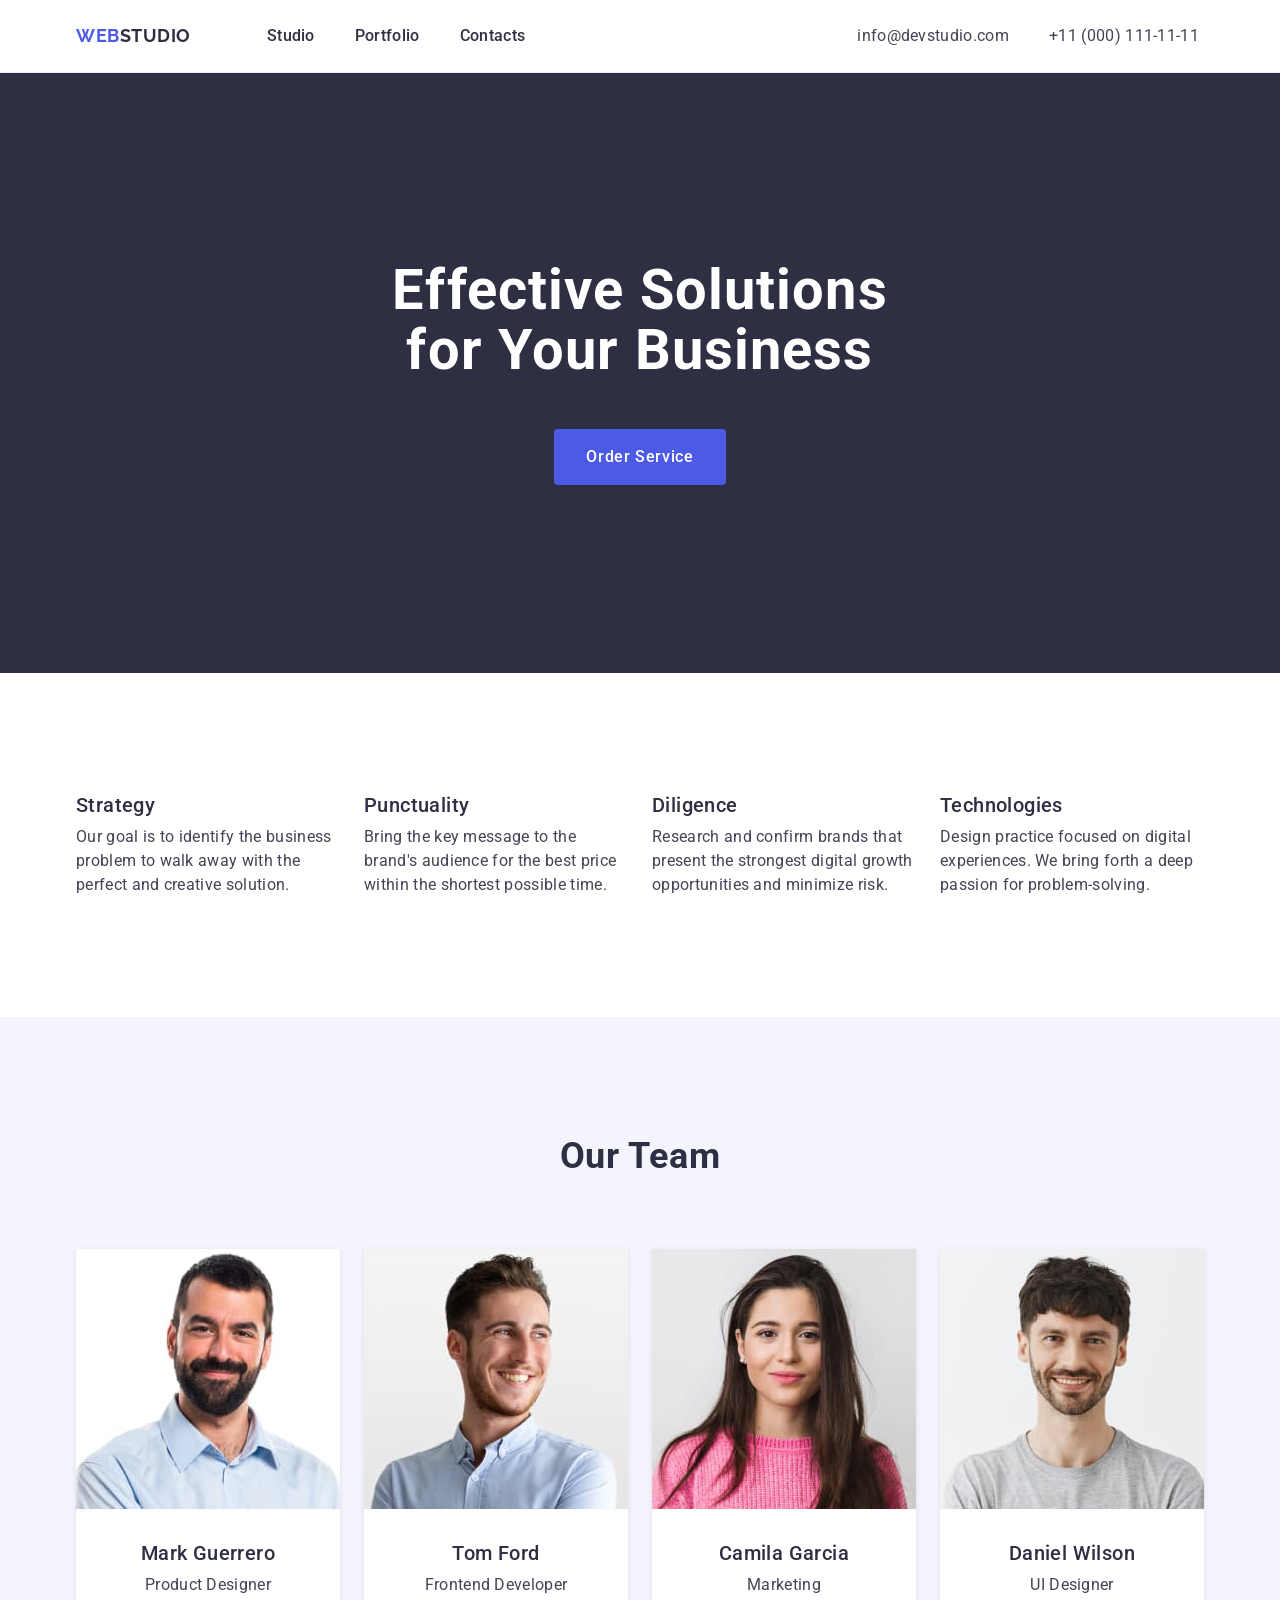
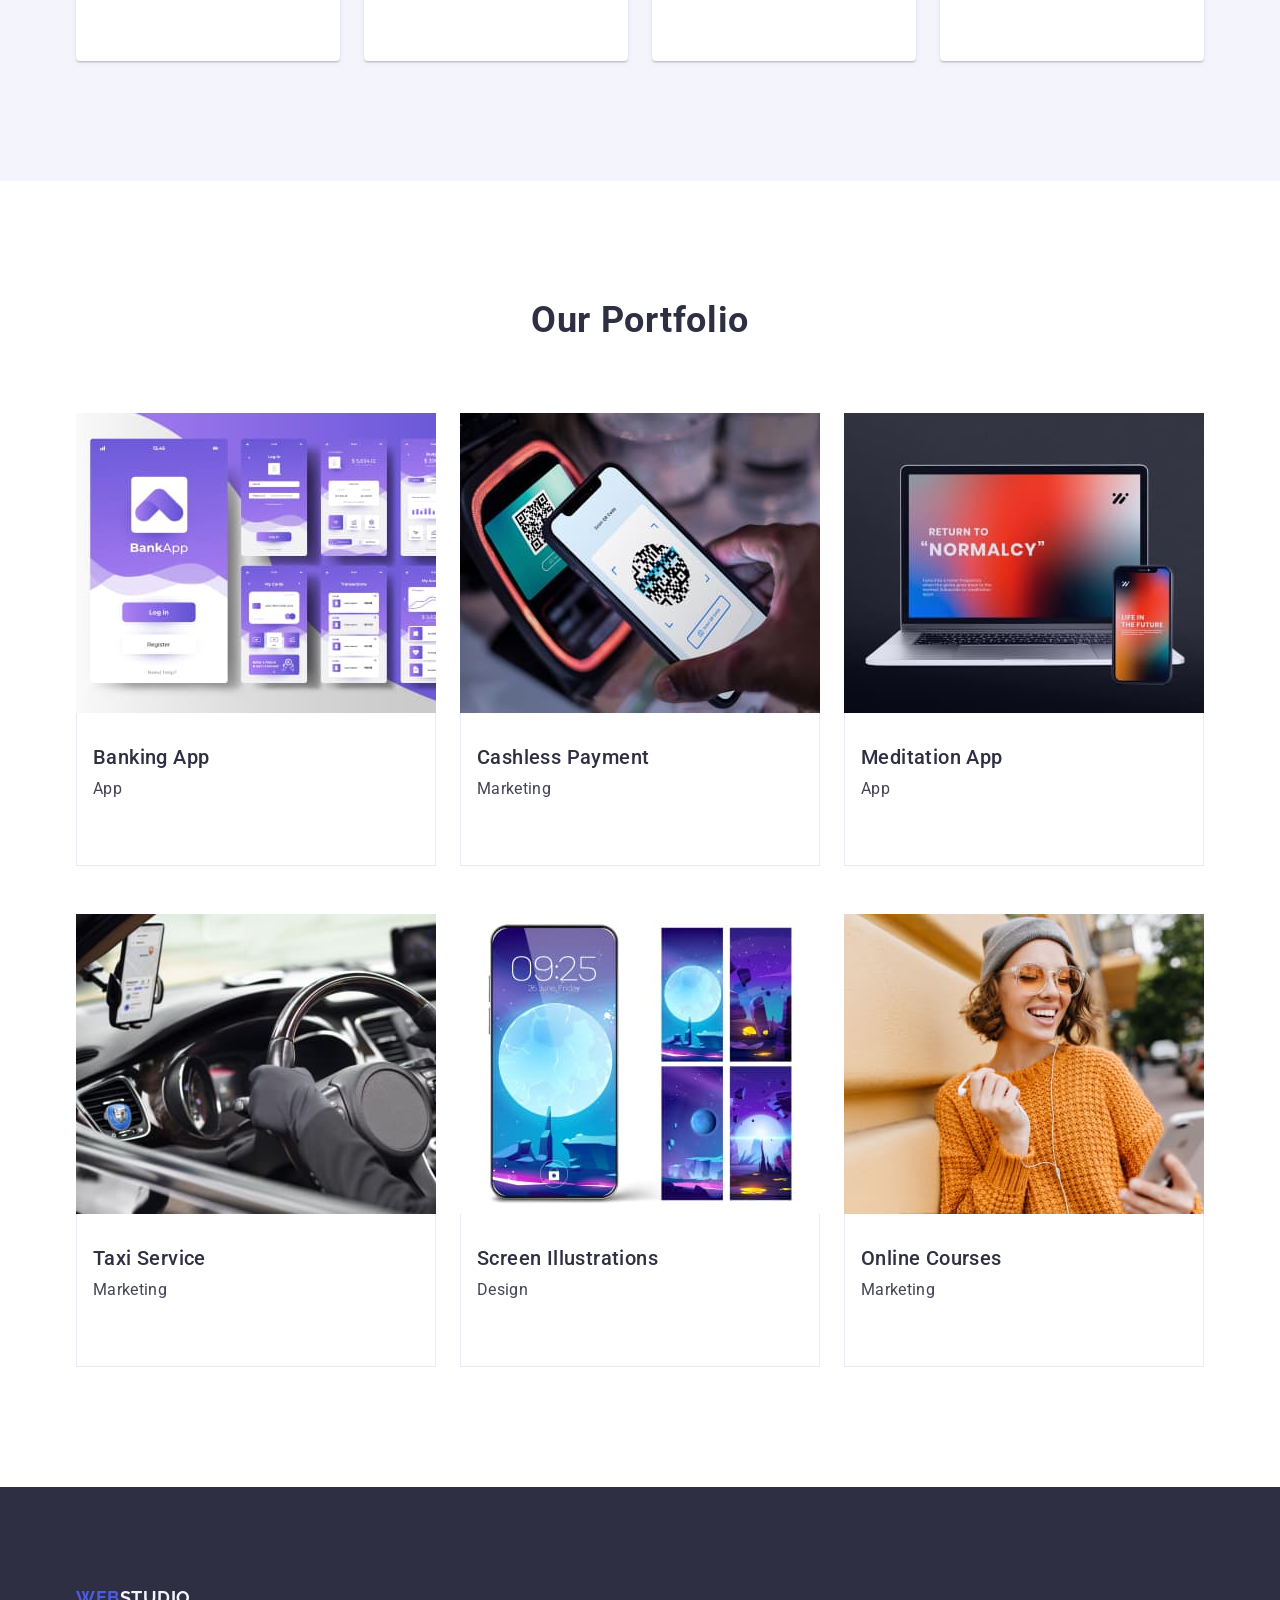
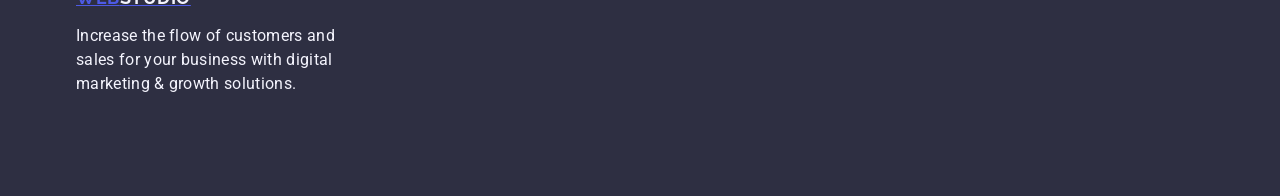
<file: index.html>
<!DOCTYPE html>
<html lang="en">
  <head>
    <meta charset="UTF-8" />
    <meta http-equiv="X-UA-Compatible" content="IE=edge" />
    <meta name="viewport" content="width=device-width, initial-scale=1.0" />
    <title>Document</title>
    <link
      rel="stylesheet"
      href="https://cdnjs.cloudflare.com/ajax/libs/modern-normalize/2.0.0/modern-normalize.min.css"
      integrity="sha512-4xo8blKMVCiXpTaLzQSLSw3KFOVPWhm/TRtuPVc4WG6kUgjH6J03IBuG7JZPkcWMxJ5huwaBpOpnwYElP/m6wg=="
      crossorigin="anonymous"
      referrerpolicy="no-referrer"
    />
    <link rel="stylesheet" href="./css/styles.css" />
    <link rel="preconnect" href="https://fonts.googleapis.com" />
    <link rel="preconnect" href="https://fonts.gstatic.com" crossorigin />
    <link
      href="https://fonts.googleapis.com/css2?family=Raleway:wght@800&family=Roboto:wght@400;500;700&display=swap"
      rel="stylesheet"
    />
    <link rel="preconnect" href="https://fonts.googleapis.com" />
    <link rel="preconnect" href="https://fonts.gstatic.com" crossorigin />
    <link
      href="https://fonts.googleapis.com/css2?family=Raleway:wght@700&family=Roboto:wght@400;500;700&display=swap"
      rel="stylesheet"
    />
  </head>

  <body>
    <header class="page-header">
      <div class="container-page container">
        <nav class="page">
          <a href="./index.html" class="logo"
            >Web<span class="page-accent">Studio</span>
          </a>
          <ul class="page-list">
            <li><a class="page-nav" href="./index.html">Studio</a></li>
            <li><a class="page-nav" href="">Portfolio</a></li>
            <li><a class="page-nav" href="">Contacts</a></li>
          </ul>
        </nav>
        <address class="info">
          <ul class="page-adress-list">
            <li>
              <a class="page-adress" href="mailto:info@devstudio.com"
                >info@devstudio.com</a
              >
            </li>
            <li>
              <a class="page-adress" href="tel:+110001111111"
                >+11 (000) 111-11-11</a
              >
            </li>
          </ul>
        </address>
      </div>
    </header>

    <main>
      <section class="solution">
        <div class="soiution-container container">
          <h1 class="section-title">Effective Solutions for Your Business</h1>
          <button class="section-button" type="button">Order Service</button>
        </div>
      </section>

      <!-- Our advantages -->
      <section class="advanteges">
        <div class="container">
          <h2 class="title visually-hidden">Our advantages</h2>
          <ul class="title-advanteges">
            <li class="title-list">
              <h3 class="title-name">Strategy</h3>
              <p class="title-text">
                Our goal is to identify the business problem to walk away with
                the perfect and creative solution.
              </p>
            </li>
            <li class="title-list">
              <h3 class="title-name">Punctuality</h3>
              <p class="title-text">
                Bring the key message to the brand's audience for the best price
                within the shortest possible time.
              </p>
            </li>
            <li class="title-list">
              <h3 class="title-name">Diligence</h3>
              <p class="title-text">
                Research and confirm brands that present the strongest digital
                growth opportunities and minimize risk.
              </p>
            </li>
            <li class="title-list">
              <h3 class="title-name">Technologies</h3>
              <p class="title-text">
                Design practice focused on digital experiences. We bring forth a
                deep passion for problem-solving.
              </p>
            </li>
          </ul>
        </div>
      </section>

      <!-- Our Team -->
      <section class="team">
        <div class="container">
          <h2 class="team-title">Our Team</h2>
          <ul class="team-container">
            <li class="team-list">
              <img
                class="team-foto"
                src="./images/img.jpg"
                alt="Foto Mark Guerrero"
                width="264"
                height="260"
              />
              <div class="team-border">
                <h3 class="team-name">Mark Guerrero</h3>
                <p class="team-text">Product Designer</p>
              </div>
            </li>
            <li class="team-list">
              <img
                class="team-foto"
                src="./images/img-2.jpg"
                alt="Foto Tom Ford"
                width="264"
                height="260"
              />
              <div class="team-border">
                <h3 class="team-name">Tom Ford</h3>
                <p class="team-text">Frontend Developer</p>
              </div>
            </li>
            <li class="team-list">
              <img
                class="team-foto"
                src="./images/img-3.jpg"
                alt="Foto Camila Garcia"
                width="264"
                height="260"
              />
              <div class="team-border">
                <h3 class="team-name">Camila Garcia</h3>
                <p class="team-text">Marketing</p>
              </div>
            </li>
            <li class="team-list">
              <img
                class="team-foto"
                src="./images/img-4.jpg"
                alt="Foto Daniel Wilso"
                width="264"
                height="260"
              />
              <div class="team-border">
                <h3 class="team-name">Daniel Wilson</h3>
                <p class="team-text">UI Designer</p>
              </div>
            </li>
          </ul>
        </div>
      </section>

      <!-- Our Portfolio -->
      <section class="portfolio">
        <div class="container">
          <h2 class="our-title">Our Portfolio</h2>
          <ul class="our-title-list">
            <li class="portfolio-list">
              <img
                class="our-title-img"
                src="./images/banking-app.jpg"
                alt="banking-app"
                width="360"
                height="300"
              />
              <div class="our-discription">
                <h3 class="our-name">Banking App</h3>
                <p class="our-text">App</p>
              </div>
            </li>
            <li class="portfolio-list">
              <img
                class="our-title-img"
                src="./images/cashless-payment.jpg"
                alt="cashless-payment"
                width="360"
                height="300"
              />
              <div class="our-discription">
                <h3 class="our-name">Cashless Payment</h3>
                <p class="our-text">Marketing</p>
              </div>
            </li>
            <li class="portfolio-list">
              <img
                class="our-title-img"
                src="./images/meditation-app.jpg"
                alt="meditation-app"
                width="360"
                height="300"
              />
              <div class="our-discription">
                <h3 class="our-name">Meditation App</h3>
                <p class="our-text">App</p>
              </div>
            </li>
            <li class="portfolio-list">
              <img
                class="our-title-img"
                src="./images/taxi-service.jpg"
                alt="taxi-service"
                width="360"
                height="300"
              />
              <div class="our-discription">
                <h3 class="our-name">Taxi Service</h3>
                <p class="our-text">Marketing</p>
              </div>
            </li>
            <li class="portfolio-list">
              <img
                class="our-title-img"
                src="./images/screen-illustrations.jpg"
                alt="screen-illustrations"
                width="360"
                height="300"
              />
              <div class="our-discription">
                <h3 class="our-name">Screen Illustrations</h3>
                <p class="our-text">Design</p>
              </div>
            </li>
            <li class="portfolio-list">
              <img
                class="our-title-img"
                src="./images/online-courses.jpg"
                alt="online-courses"
                width="360"
                height="300"
              />
              <div class="our-discription">
                <h3 class="our-name">Online Courses</h3>
                <p class="our-text">Marketing</p>
              </div>
            </li>
          </ul>
        </div>
      </section>
    </main>
    <footer class="footer">
      <div class="container">
        <a href="./index.html" class="logo-footer"
          >Web<span class="footer-logo">Studio</span>
        </a>
        <p class="footer-text">
          Increase the flow of customers and sales for your business with
          digital marketing & growth solutions.
        </p>
      </div>
    </footer>
  </body>
</html>
</file>
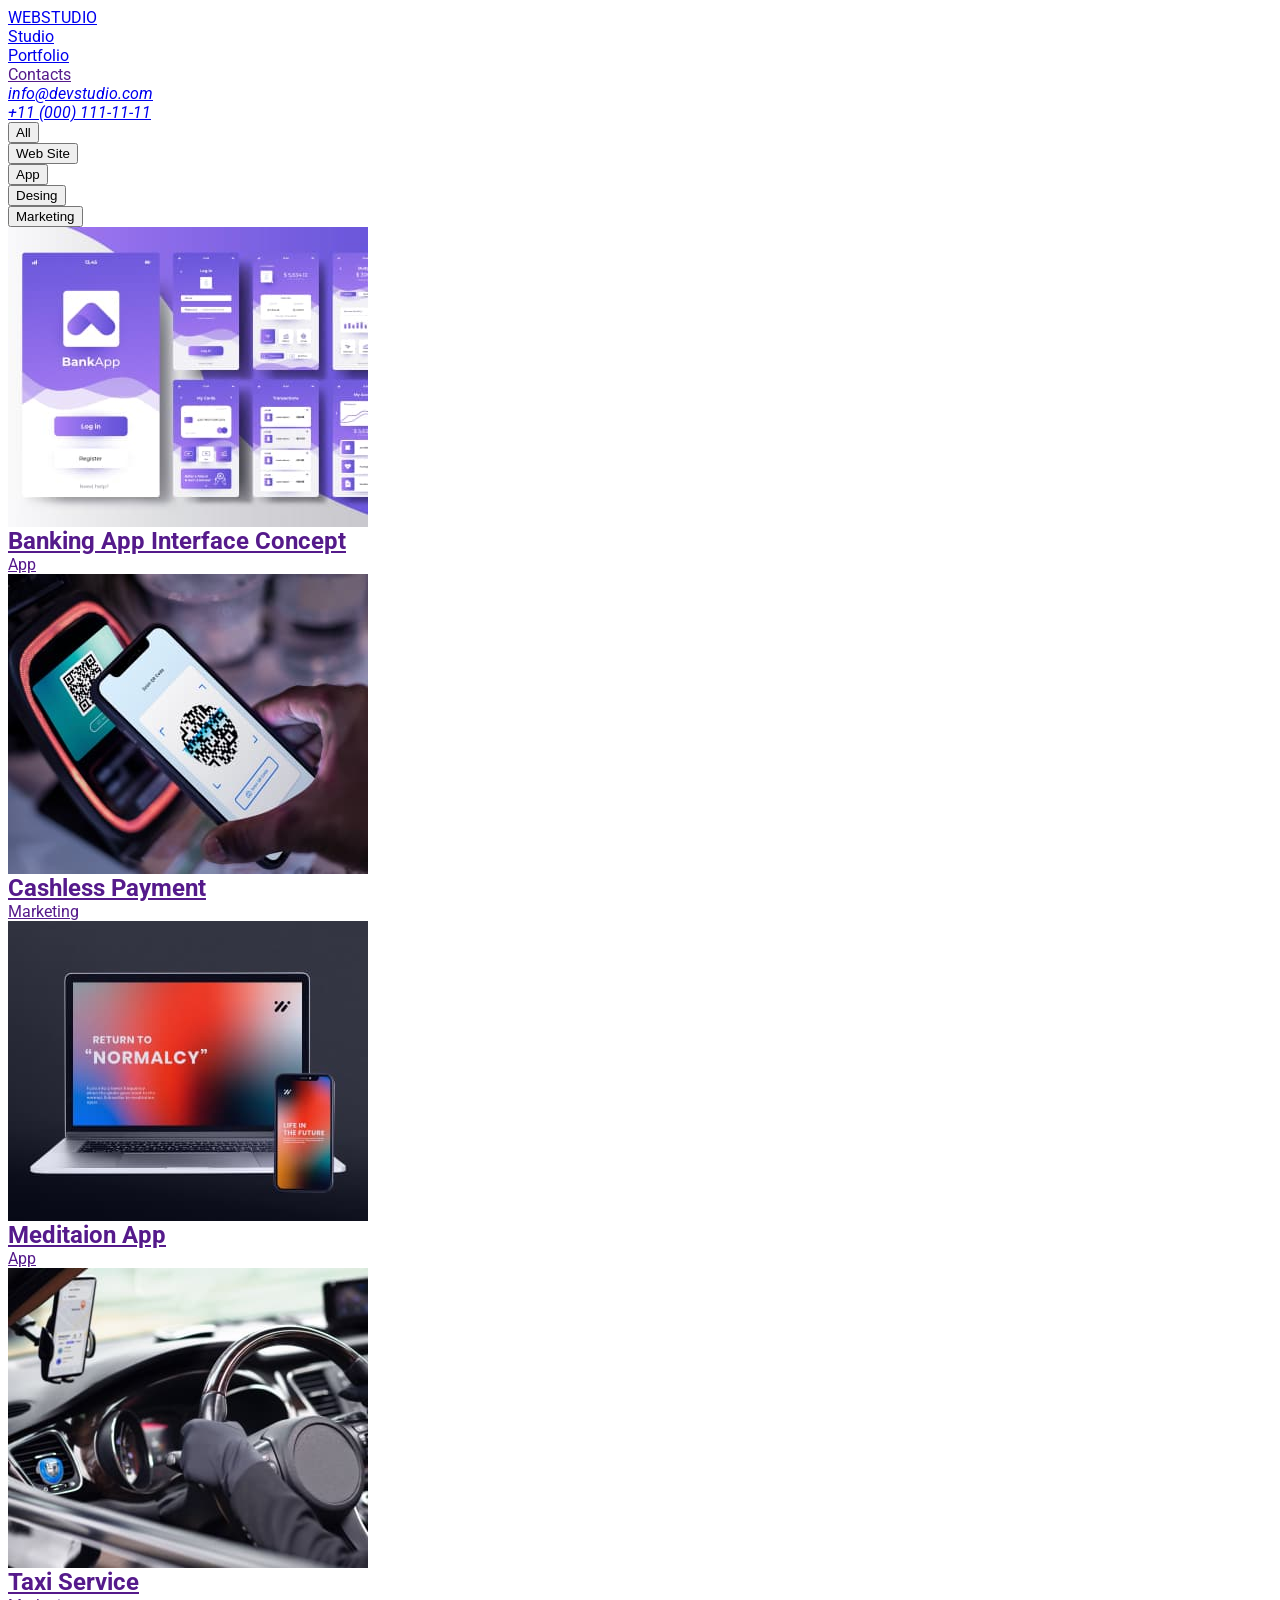
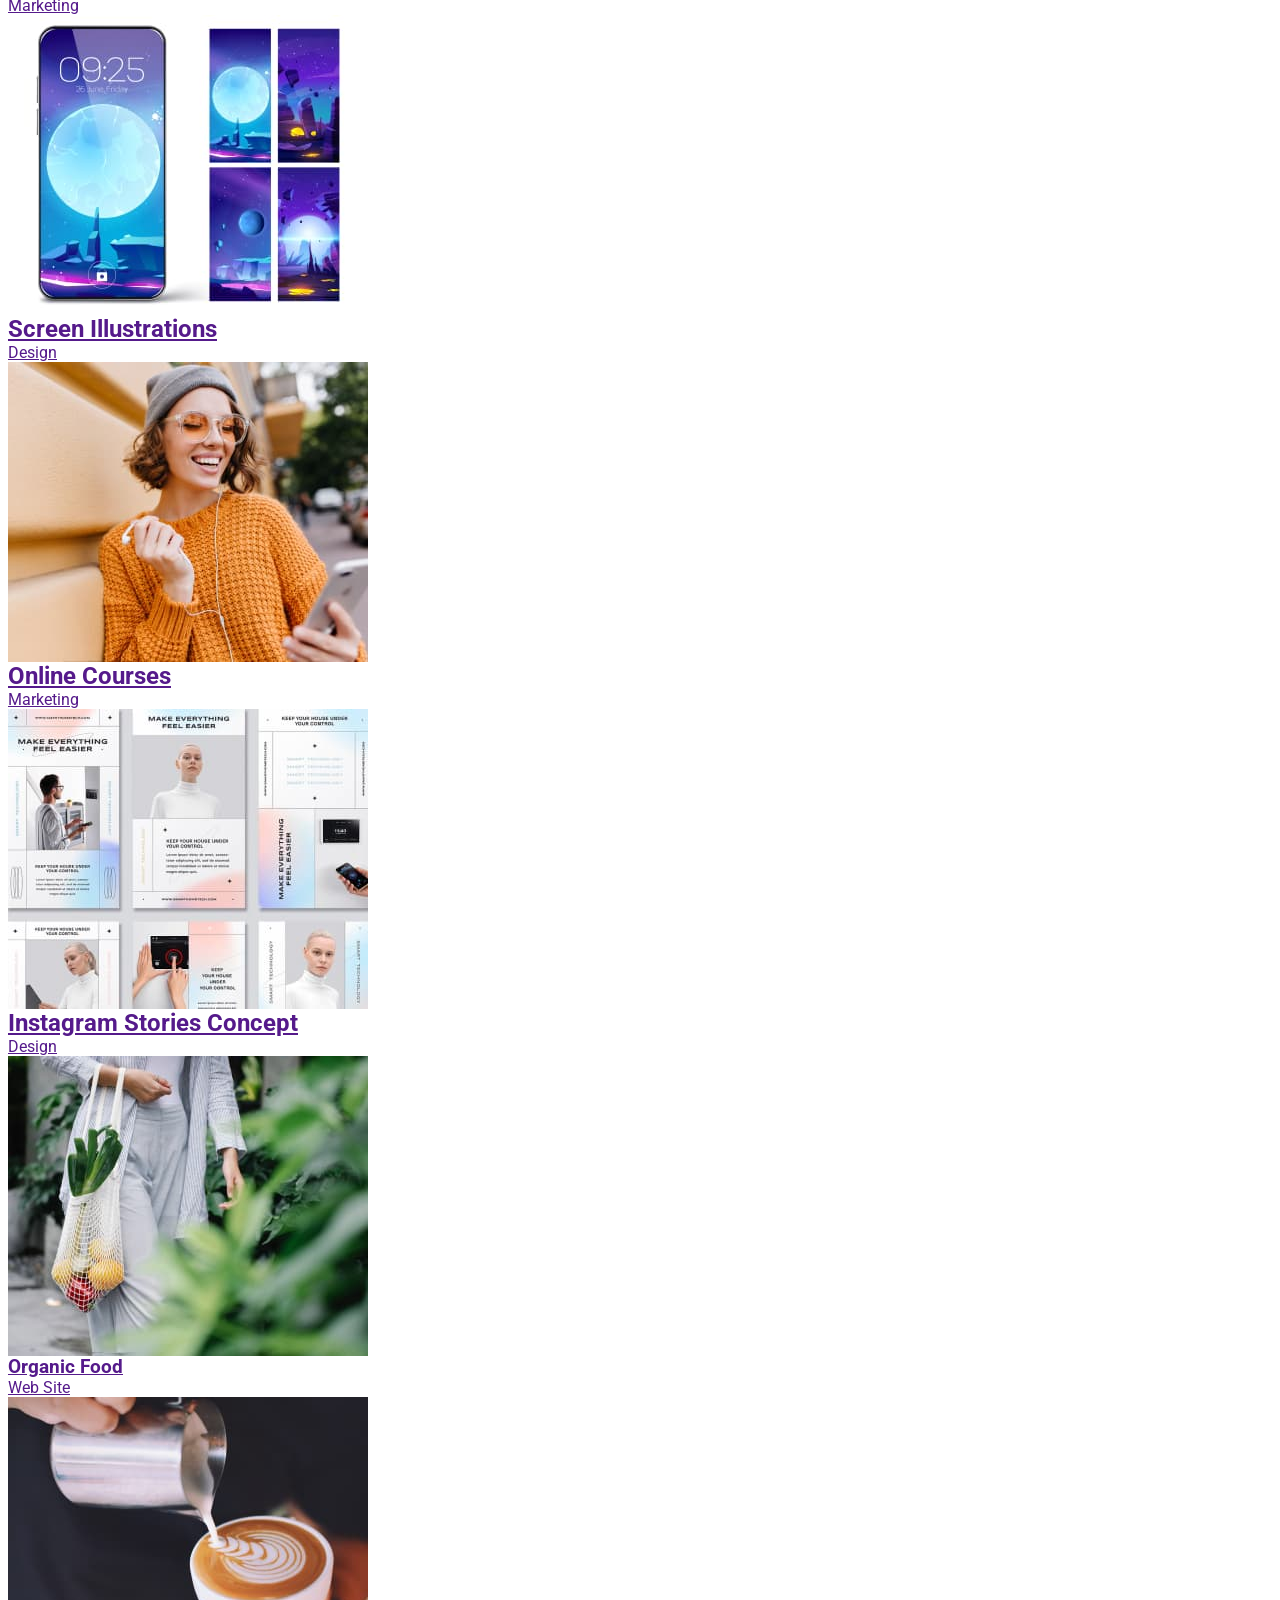
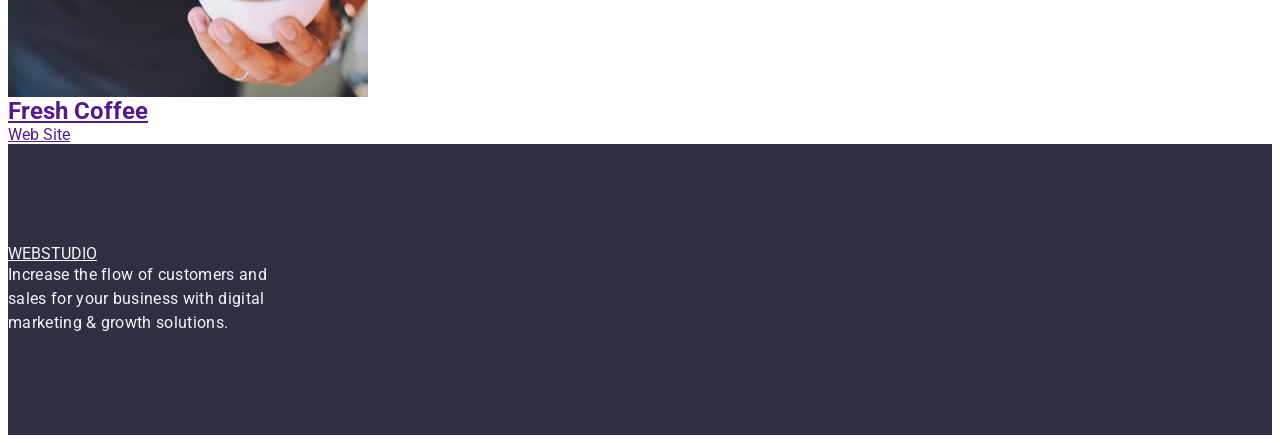
<file: portfolio.html>
<!DOCTYPE html>
<html lang="en">
  <head>
    <meta charset="UTF-8" />
    <meta http-equiv="X-UA-Compatible" content="IE=edge" />
    <meta name="viewport" content="width=device-width, initial-scale=1.0" />
    <title>Document</title>
    <link rel="preconnect" href="https://fonts.googleapis.com" />
    <link rel="preconnect" href="https://fonts.gstatic.com" crossorigin />
    <link
      href="https://fonts.googleapis.com/css2?family=Raleway:wght@800&family=Roboto:wght@400;500;700&display=swap"
      rel="stylesheet"
    />
    <link rel="stylesheet" href="./css/styles.css" />
  </head>
  <body>
    <header class="header">
      <nav class="header-navigation">
        <a class="header-logo link" href="index.html"
          ><span class="main">WEB</span><span class="second">STUDIO</span></a
        >
        <ul class="header-list list">
          <li class="header-item">
            <a class="header-link link" href="index.html">Studio</a>
          </li>
          <li class="header-item">
            <a class="header-link link" href="portfolio.html">Portfolio</a>
          </li>
          <li class="header-item">
            <a class="header-link link" href="">Contacts</a>
          </li>
        </ul>
      </nav>

      <address>
        <ul>
          <li>
            <a class="header-mail" href="mailto:info@devstudio.com"
              >info@devstudio.com</a
            >
          </li>
          <li>
            <a class="header-tel" href="tel:+110001111111"
              >+11 (000) 111-11-11</a
            >
          </li>
        </ul>
      </address>
    </header>

    <main>
      <!-- --------------------PROPERTIS-------------------- -->

      <section class="buttons">
        <h1 class="visually-hidden">buttons-map</h1>
        <ul class="buttons-list">
          <li class="buttons-item">
            <button class="buttons-item link" type="button">All</button>
          </li>
          <li class="buttons-item">
            <button class="buttons-item link" type="button">Web Site</button>
          </li>
          <li class="buttons-item">
            <button class="buttons-item link" type="button">App</button>
          </li>
          <li class="buttons-item">
            <button class="buttons-item link" type="button">Desing</button>
          </li>
          <li class="buttons-item">
            <button class="buttons-item link" type="button">Marketing</button>
          </li>
        </ul>

        <ul class="examples-list">
          <li class="examples-item">
            <a class="link" href="">
              <img
                class="examples-picture"
                src="./images/banking.jpg"
                alt="bankingApp"
                width="360"
              />
              <h2 class="examples-subtitle">Banking App Interface Concept</h2>
              <p class="examples-text">App</p></a
            >
          </li>
          <li>
            <a class="link" href="">
              <img
                class="examples-picture"
                src="./images/cachless.jpg"
                alt="Cashless Payment"
                width="360"
              />
              <h2 class="examples-subtitle">Cashless Payment</h2>
              <p class="examples-text">Marketing</p></a
            >
          </li>
          <li>
            <a class="link" href=""
              ><img
                class="examples-picture"
                src="./images/meditaion.jpg"
                alt="Meditaion App"
                width="360"
              />
              <h2 class="examples-subtitle">Meditaion App</h2>
              <p class="examples-text">App</p></a
            >
          </li>
          <li>
            <a class="link" href=""
              ><img
                class="examples-picture"
                src="./images/taxi-2.jpg"
                alt="Taxi Service"
                width="360"
              />
              <h2 class="examples-subtitle">Taxi Service</h2>
              <p class="examples-text">Marketing</p></a
            >
          </li>
          <li>
            <a class="link" href=""
              ><img
                class="examples-picture"
                src="./images/screen-2.jpg"
                alt="Screen Illustrations"
                width="360"
              />
              <h2 class="examples-subtitle">Screen Illustrations</h2>
              <p class="examples-text">Design</p></a
            >
          </li>
          <li>
            <a class="link" href=""
              ><img
                class="examples-picture"
                src="./images/courses-2.jpg"
                alt="Online Courses"
                width="360"
              />
              <h2 class="examples-subtitle">Online Courses</h2>
              <p class="examples-text">Marketing</p>
            </a>
          </li>
          <li>
            <a class="link" href=""
              ><img
                class="examples-picture"
                src="./images/instagram-2.jpg"
                alt="Instagram Stories Concept"
                width="360"
              />
              <h2 class="examples-subtitle">Instagram Stories Concept</h2>
              <p class="examples-text">Design</p></a
            >
          </li>
          <li>
            <a class="link" href=""
              ><img
                class="examples-picture"
                src="./images/food-2.jpg"
                alt="Organic Food"
                width="360"
              />
              <h3 class="examples-subtitle">Organic Food</h3>
              <p class="examples-text">Web Site</p></a
            >
          </li>
          <li>
            <a class="link" href=""
              ><img
                class="examples-picture"
                src="./images/coffe-2.jpg"
                alt="Fresh Coffee"
                width="360"
              />
              <h2 class="examples-subtitle">Fresh Coffee</h2>
              <p class="examples-text">Web Site</p></a
            >
          </li>
        </ul>
      </section>
    </main>
    <!------------ FOOTER -------------------->
    <footer class="footer">
      <a class="footer-logo" href="./index.html"
        ><span class="main">WEB</span
        ><span class="second-footer">STUDIO</span></a
      >
      <p class="footer-text">
        Increase the flow of customers and sales for your business with digital
        marketing & growth solutions.
      </p>
    </footer>
  </body>
</html>
</file>
<file: css/styles.css>
/* Body */
body {
  font-family: "Roboto", sans-serif;
  color: #434455;
  font-style: normal;
  background-color: #ffffff;
}
h1,
h2,
h3,
h4,
h5,
h6,
p {
  margin-top: 0;
  margin-bottom: 0;
}

ul {
  margin-top: 0;
  margin-bottom: 0;
  padding-left: 0;
  list-style-type: none;
}
img {
  display: block;
}
.container {
  width: 1158px;
  padding-left: 15px;
  padding-right: 15px;
  margin: 0 auto;
}

.page-header {
  border-bottom: 1px solid #e7e9fc;
}
.container-page {
  display: flex;
  padding-right: 15px;
}

/* Heder Logo*/
.logo {
  font-family: "Raleway", sans-serif;
  font-weight: 700;
  font-size: 18px;
  line-height: 1.17;
  letter-spacing: 0.03em;
  text-transform: uppercase;
  color: #4d5ae5;
  /* display: flex; */
  align-items: center;
  text-decoration: none;
  margin-right: 76px;
}

.page {
  display: flex;
  align-items: center;
}

.page-list {
  display: flex;
  gap: 40px;
  margin-right: 332px;
  align-items: center;
  /* padding: 24px 0; */
}

.page-accent {
  color: #2e2f42;
  /* margin-right: 76px; */
}

/* Heder Nav */
.page-nav {
  color: #2e2f42;
  font-size: 16px;
  font-weight: 500;
  line-height: 150%;
  letter-spacing: 0.32px;
  display: block;
  text-decoration: none;
  padding: 24px 0;
  padding-top: 24px;
  padding-bottom: 24px;
  display: flex;
  gap: 40px;
}
.page .page-nav:hover {
  color: #404bbf;
}
.page .page-nav:focus {
  color: #404bbf;
}
.page-nav:active {
  color: #404bbf;
}

/* Heder adress */
.info {
  font-style: normal;
}
.page-adress-list {
  display: flex;
  gap: 40px;
  /* padding-top: 24px;
  padding-bottom: 24px; */
}
.page-adress {
  color: var(--SLATE, #434455);
  font-size: 16px;
  line-height: 150%;
  letter-spacing: 0.32px;
  display: block;
  text-decoration: none;
  padding-top: 24px;
  padding-bottom: 24px;
  display: flex;
  gap: 40px;
}
.page-adress:hover {
  color: var(--OCEAN, #404bbf);
}
.page-adress:focus {
  color: #404bbf;
}

/* Heder 1 */
.solution {
  background-color: #2e2f42;
  padding: 188px 0;
}
.soiution-container {
  /* padding-top: 188px;
  padding-right: 472px;
  padding-bottom: 292px;
  padding-left: 472; */
}
.soiution-container .section-title {
  color: var(--WHITE, #fff);
  font-size: 56px;
  font-weight: 700;
  line-height: 107.143%;
  letter-spacing: 1.12px;
  text-align: center;
  margin-bottom: 48px;
}
.section-title {
  max-width: 496px;
  margin: 0 auto;
}

/* Buton Text*/
.section-button {
  font-family: "Roboto", sans-serif;
  color: var(--WHITE, #fff);
  background-color: #4d5ae5;
  font-size: 16px;
  font-weight: 500;
  line-height: 150%;
  letter-spacing: 0.64px;
  cursor: pointer;
  display: inline-flex;
  padding: 16px 32px;
  align-items: flex-start;
  gap: 10px;
  border-radius: 4px;
  display: block;
  margin: 0 auto;
  min-width: 169px;
  height: 56px;
  border: none;
}
.section-button:hover {
  background-color: #404bbf;
}
.section-button:focus {
  background-color: #404bbf;
}

/* Our advantages */
.advanteges {
  padding: 120px 0;
}
.visually-hidden {
  position: absolute;
  width: 1px;
  height: 1px;
  margin: -1px;
  border: 0;
  padding: 0;
  white-space: nowrap;
  clip-path: inset(100%);
  clip: rect(0 0 0 0);
  overflow: hidden;
}
.title-advanteges {
  display: flex;
  gap: 24px;
  justify-content: center;
}
.title-list {
  width: calc((100% - 72px) / 4);
}
.title-name {
  font-weight: 500;
  font-size: 20px;
  line-height: 1.2;
  letter-spacing: 0.02em;
  color: #2e2f42;
  margin-bottom: 8px;
}
.title-text {
  line-height: 1.5;
  letter-spacing: 0.02em;
  width: 264px;
}

/* Team */
.team {
  padding: 120px 0;
  background: var(--CLOUD, #f4f4fd);
}
.team-title {
  background: var(--CLOUD, #f4f4fd);
  font-size: 36px;
  line-height: 1.11;
  text-align: center;
  letter-spacing: 0.02em;
  text-transform: capitalize;
  color: #2e2f42;
  margin-bottom: 72px;
}
.team-container {
  display: flex;
  gap: 24px;
}

.team-list {
  background-color: #ffffff;
  background-color: #f4f4fd;
  border-radius: 0px 0px 4px 4px;
  background: var(--WHITE, #fff);
  box-shadow: 0px 2px 1px 0px rgba(46, 47, 66, 0.08),
    0px 1px 1px 0px rgba(46, 47, 66, 0.16),
    0px 1px 6px 0px rgba(46, 47, 66, 0.08);
  width: calc((100% - 72px) / 4);
}

.team-foto {
  /* margin-bottom: 32px; */
  /* display: block; */
}
.team-border {
  padding: 32px 0;
  text-align: center;
}
.team-name {
  font-weight: 500;
  font-size: 20px;
  line-height: 1.2;
  letter-spacing: 0.02em;
  color: #2e2f42;
  margin-bottom: 8px;
  /* text-align: center; */
}
.team-text {
  color: #434455;
  line-height: 1.5;
  letter-spacing: 0.02em;
  margin-bottom: 32px;
  text-align: center;
}

/* Portfolio */
.portfolio {
  padding-top: 120px;
  padding-bottom: 120px;
  background: #fff;
}
.our-title-list {
  display: flex;
  flex-wrap: wrap;
  /* gap: 21px; */
  column-gap: 24px;
  row-gap: 48px;
}

.our-title-img {
  /* margin-bottom: 32px; */
}
.our-title {
  font-size: 36px;
  line-height: 1.11;
  text-align: center;
  letter-spacing: 0.02em;
  text-transform: capitalize;
  color: #2e2f42;
  margin-bottom: 72px;
}

.portfolio-list {
  width: calc((100% - 72px) / 4);
  width: 360px;
}
.our-name {
  font-weight: 500;
  font-size: 20px;
  line-height: 1.2;
  letter-spacing: 0.02em;
  color: #2e2f42;
  margin-bottom: 8px;
}
.our-discription {
  padding: 32px 16px;
  border: 1px solid #e7e9fc;
  border-top: none;
}
.our-text {
  line-height: 1.5;
  letter-spacing: 0.02em;
  color: #434455;
  margin-bottom: 32px;
  /* padding-bottom: 120px; */
}

/* Footer */

.footer {
  background-color: var(--NAVY-BLUE, #2e2f42);
  color: #f4f4fd;
  padding: 100px 0;
  /* display: inline-block; */
}

.logo-footer {
  font-family: "Raleway", sans-serif;
  font-weight: 700;
  font-size: 18px;
  line-height: 1.17;
  letter-spacing: 0.03em;
  text-transform: uppercase;
  color: #4d5ae5;
  margin-bottom: 16px;
  display: inline-block;
}

.footer-logo {
  color: #f4f4fd;
}

.footer-text {
  line-height: 1.5;
  letter-spacing: 0.02em;
  max-width: 264px;
}
</file>
